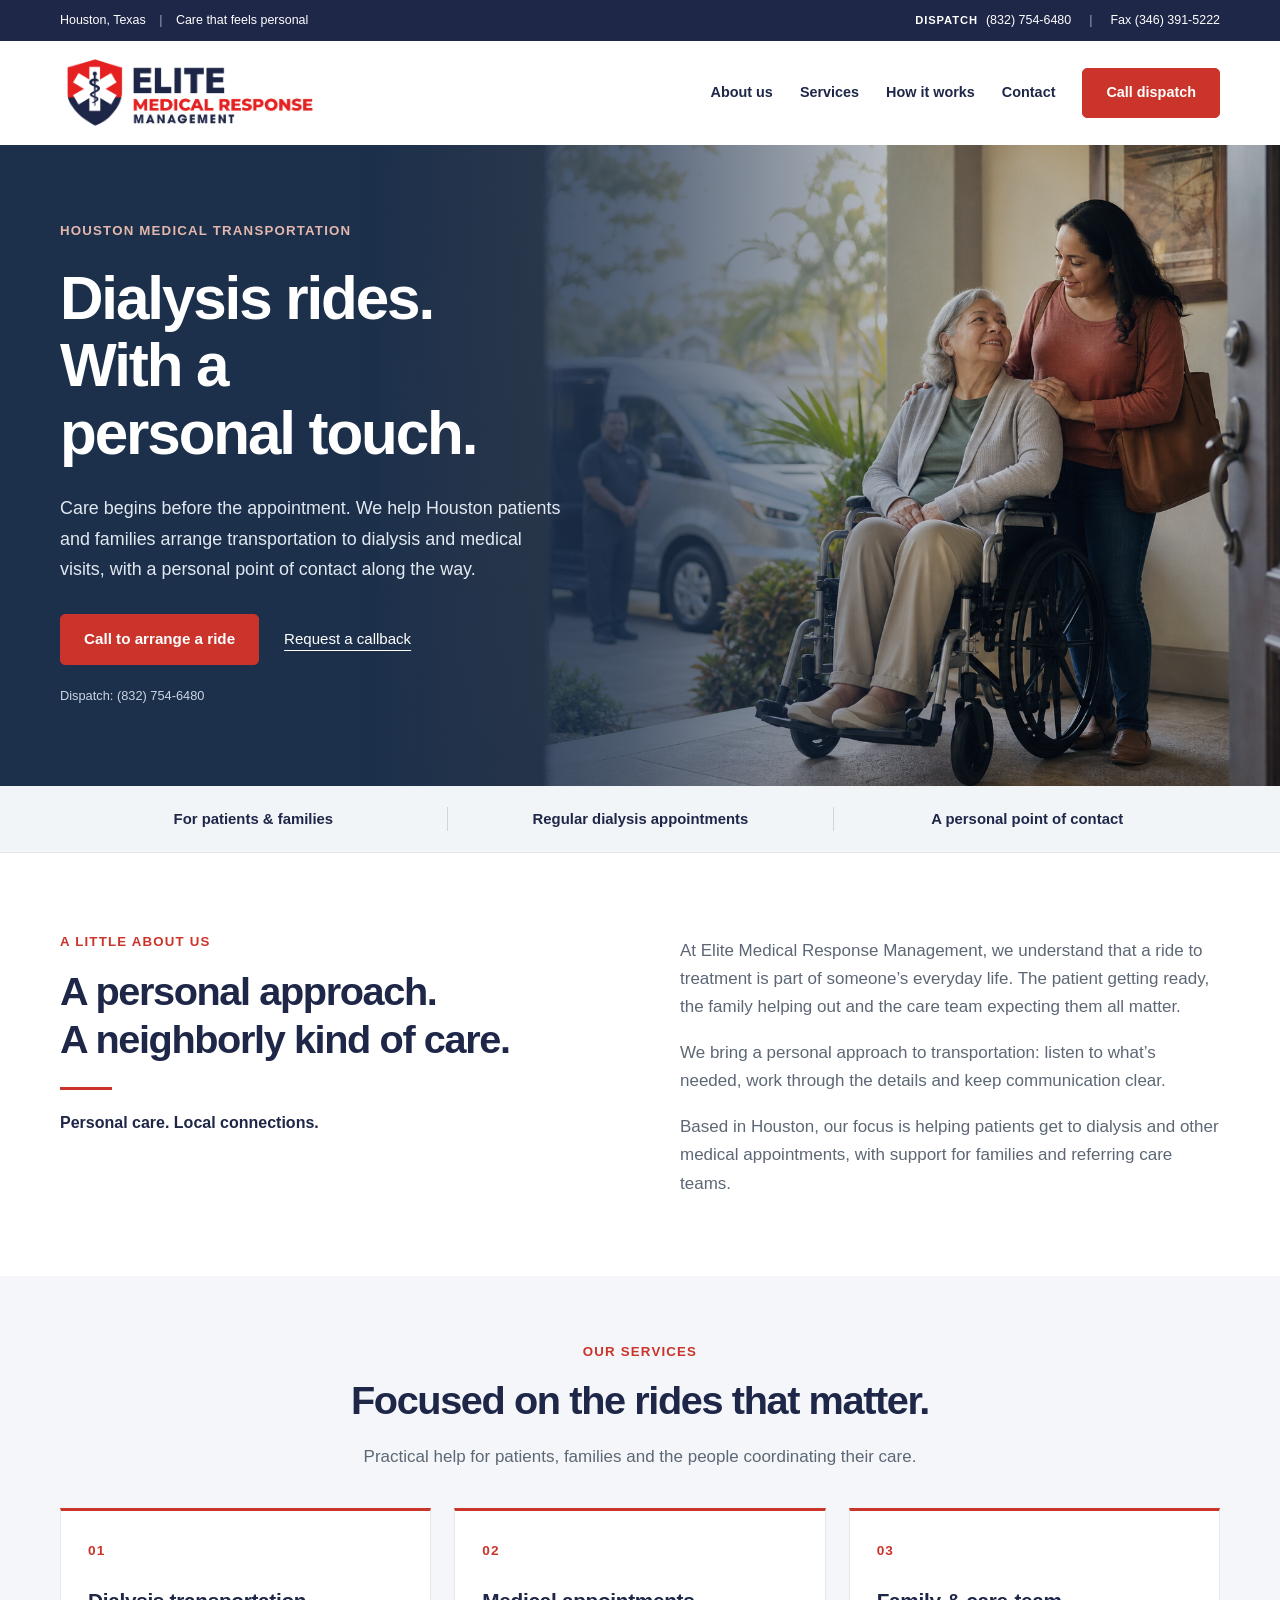
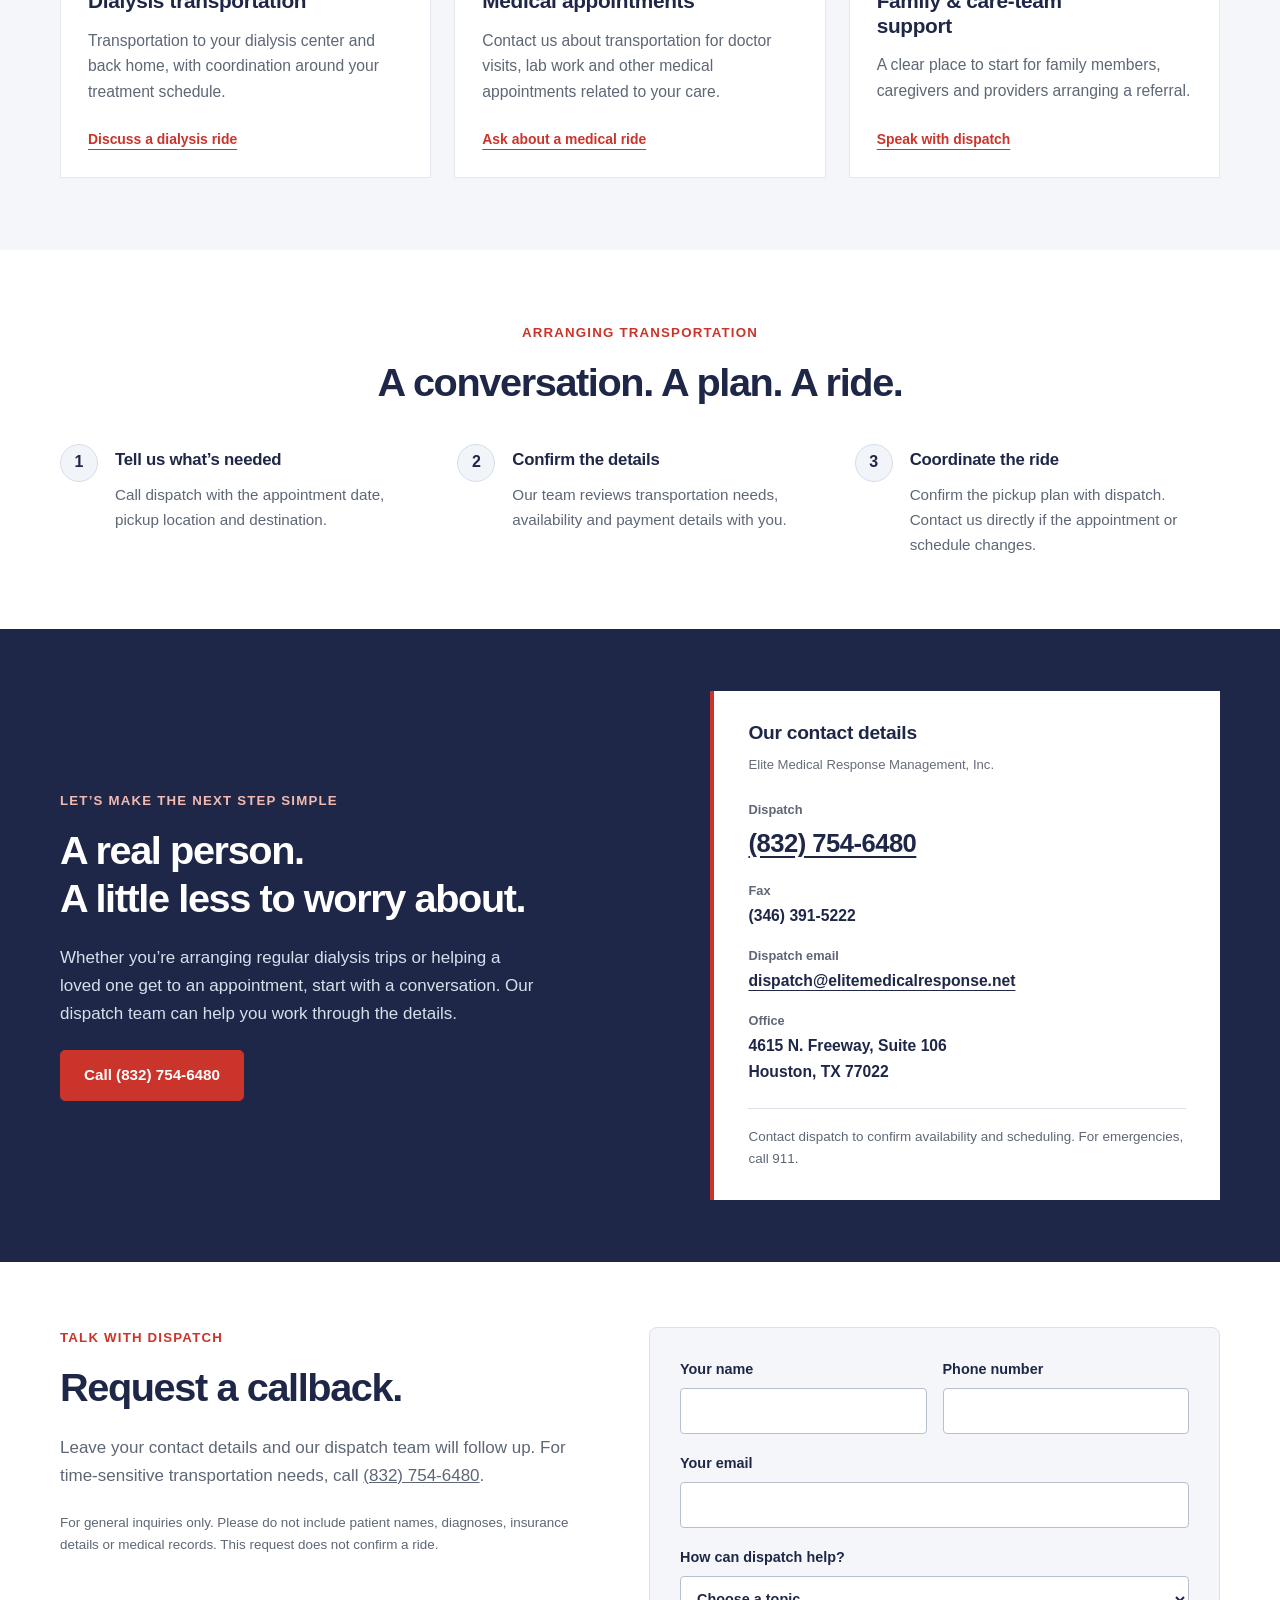
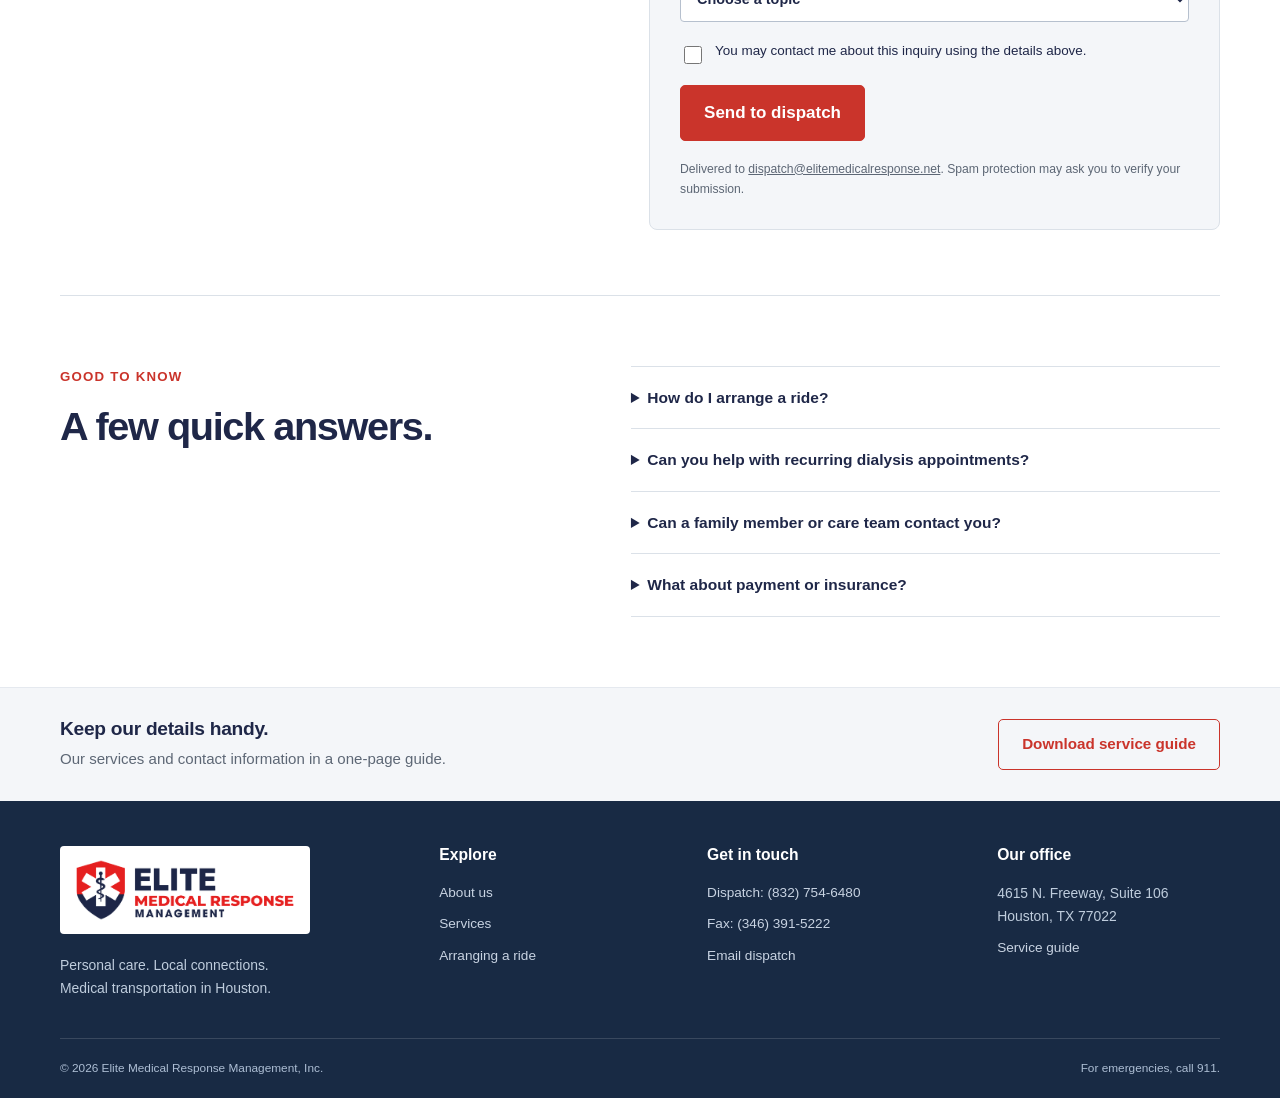
<file: index.html>
<!doctype html>
<html lang="en">
<head>
  <meta charset="utf-8">
  <meta name="viewport" content="width=device-width, initial-scale=1">
  <meta name="robots" content="index,follow">
  <meta property="og:title" content="Elite Medical Response Management | Houston"><meta property="og:description" content="Personal medical transportation in Houston. Call dispatch at (832) 754-6480 to discuss a ride."><meta property="og:type" content="website">
  <meta name="description" content="Dialysis transportation and medical appointment rides in Houston. Contact Elite Medical Response Management dispatch at (832) 754-6480.">
  <title>Elite Medical Response Management | Dialysis Transportation in Houston</title>
  <link rel="icon" href="assets/elite-medical-logo.png" type="image/png">
  <link rel="stylesheet" href="styles.css?v=20261116-dispatch">
  <script src="site.js?v=20261116-dispatch" defer></script>
</head>
<body>
  <a class="skip-link" href="#main">Skip to content</a>
  <div class="contact-bar"><div class="shell contact-inner"><span>Houston, Texas <span class="contact-divider">|</span> Care that feels personal</span><span class="business-contact"><strong>Dispatch</strong> <a href="tel:+18327546480">(832) 754-6480</a> <span class="contact-divider">|</span> Fax (346) 391-5222</span></div></div>
  <header class="site-header">
    <div class="shell header-inner">
      <a href="index.html" aria-label="Elite Medical Response Management home"><img class="logo" src="assets/elite-medical-logo.png" alt="Elite Medical Response Management" width="2342" height="693"></a>
      <button class="menu-toggle" type="button" aria-controls="primary-nav" aria-expanded="false">Menu <span aria-hidden="true">☰</span></button>
      <nav id="primary-nav" class="primary-nav" aria-label="Primary navigation">
        <a href="#about">About us</a><a href="#services">Services</a><a href="#how-it-works">How it works</a><a href="#contact">Contact</a><a class="button" href="tel:+18327546480">Call dispatch</a>
      </nav>
    </div>
  </header>
  <main id="main">
    <section class="home-hero">
      <img class="hero-background" src="assets/patient-family-hero.png" alt="Illustrative scene of a patient and family member preparing for a medical ride" fetchpriority="high">
      <div class="hero-shade"></div>
      <div class="shell hero-content">
        <p class="eyebrow">Houston medical transportation</p>
        <h1>Dialysis rides.<br>With a <span>personal touch.</span></h1>
        <p class="hero-intro">Care begins before the appointment. We help Houston patients and families arrange transportation to dialysis and medical visits, with a personal point of contact along the way.</p>
        <div class="hero-actions"><a class="button" href="tel:+18327546480">Call to arrange a ride</a><a class="hero-link" href="#request-callback">Request a callback</a></div>
        <p class="hero-note">Dispatch: (832) 754-6480</p>
      </div>
    </section>
    <div class="promise-strip"><div class="shell promise-inner"><p>For patients & families</p><p>Regular dialysis appointments</p><p>A personal point of contact</p></div></div>
    <section class="shell about-section" id="about">
      <div class="about-heading"><p class="eyebrow">A little about us</p><h2>A personal approach.<br>A neighborly kind of care.</h2><div class="red-rule"></div><p class="about-signoff">Personal care. Local connections.</p></div>
      <div class="about-copy"><p>At Elite Medical Response Management, we understand that a ride to treatment is part of someone’s everyday life. The patient getting ready, the family helping out and the care team expecting them all matter.</p><p>We bring a personal approach to transportation: listen to what’s needed, work through the details and keep communication clear.</p><p>Based in Houston, our focus is helping patients get to dialysis and other medical appointments, with support for families and referring care teams.</p></div>
    </section>
    <section class="services-section" id="services"><div class="shell">
      <div class="section-heading"><p class="eyebrow">Our services</p><h2>Focused on the rides that matter.</h2><p>Practical help for patients, families and the people coordinating their care.</p></div>
      <div class="service-grid">
        <article class="service-card"><span class="service-number">01</span><h3>Dialysis transportation</h3><p>Transportation to your dialysis center and back home, with coordination around your treatment schedule.</p><a href="tel:+18327546480">Discuss a dialysis ride</a></article>
        <article class="service-card"><span class="service-number">02</span><h3>Medical appointments</h3><p>Contact us about transportation for doctor visits, lab work and other medical appointments related to your care.</p><a href="tel:+18327546480">Ask about a medical ride</a></article>
        <article class="service-card"><span class="service-number">03</span><h3>Family & care-team support</h3><p>A clear place to start for family members, caregivers and providers arranging a referral.</p><a href="tel:+18327546480">Speak with dispatch</a></article>
      </div>
    </div></section>
    <section class="shell process-section" id="how-it-works">
      <div class="section-heading"><p class="eyebrow">Arranging transportation</p><h2>A conversation. A plan. A ride.</h2></div>
      <ol class="process-grid"><li><span>1</span><div><h3>Tell us what’s needed</h3><p>Call dispatch with the appointment date, pickup location and destination.</p></div></li><li><span>2</span><div><h3>Confirm the details</h3><p>Our team reviews transportation needs, availability and payment details with you.</p></div></li><li><span>3</span><div><h3>Coordinate the ride</h3><p>Confirm the pickup plan with dispatch. Contact us directly if the appointment or schedule changes.</p></div></li></ol>
    </section>
    <section class="contact-section" id="contact"><div class="shell contact-grid">
      <div><p class="eyebrow">Let’s make the next step simple</p><h2>A real person.<br>A little less to worry about.</h2><p>Whether you’re arranging regular dialysis trips or helping a loved one get to an appointment, start with a conversation. Our dispatch team can help you work through the details.</p><a class="button" href="tel:+18327546480">Call (832) 754-6480</a></div>
      <div class="contact-card"><h3>Our contact details</h3><p class="contact-status">Elite Medical Response Management, Inc.</p><dl><dt>Dispatch</dt><dd><a href="tel:+18327546480">(832) 754-6480</a></dd><dt>Fax</dt><dd>(346) 391-5222</dd><dt>Dispatch email</dt><dd><a href="mailto:dispatch@elitemedicalresponse.net">dispatch@elitemedicalresponse.net</a></dd><dt>Office</dt><dd>4615 N. Freeway, Suite 106<br>Houston, TX 77022</dd></dl><p class="small">Contact dispatch to confirm availability and scheduling. For emergencies, call 911.</p></div>
    </div></section>
    <section class="shell callback-section" id="request-callback" aria-labelledby="callback-title">
      <div><p class="eyebrow">Talk with dispatch</p><h2 id="callback-title">Request a callback.</h2><p>Leave your contact details and our dispatch team will follow up. For time-sensitive transportation needs, call <a href="tel:+18327546480">(832) 754-6480</a>.</p><p class="small">For general inquiries only. Please do not include patient names, diagnoses, insurance details or medical records. This request does not confirm a ride.</p></div>
      <form class="callback-form" action="https://formsubmit.co/dispatch@elitemedicalresponse.net" method="POST">
        <input type="hidden" name="_subject" value="Elite website — callback request">
        <input type="hidden" name="_template" value="table">
        <input type="hidden" name="_next" value="https://elitemedicalresponse.net/thank-you.html">
        <input class="form-honeypot" type="text" name="_honey" aria-label="Leave this field blank" tabindex="-1" autocomplete="off" aria-hidden="true">
        <div class="callback-fields"><label>Your name<input name="name" autocomplete="name" maxlength="100" required></label><label>Phone number<input name="phone" type="tel" autocomplete="tel" maxlength="40" required></label></div>
        <label>Your email<input name="email" type="email" autocomplete="email" maxlength="254" required></label>
        <label>How can dispatch help?<select name="inquiry" required><option value="">Choose a topic</option><option>Transportation inquiry</option><option>Recurring transportation inquiry</option><option>Care-team or provider inquiry</option><option>General business inquiry</option></select></label>
        <label class="callback-consent"><input type="checkbox" name="contact_permission" value="Yes" required><span>You may contact me about this inquiry using the details above.</span></label>
        <button class="button" type="submit">Send to dispatch</button><p class="small">Delivered to <a href="mailto:dispatch@elitemedicalresponse.net">dispatch@elitemedicalresponse.net</a>. Spam protection may ask you to verify your submission.</p>
      </form>
    </section>
    <section class="shell questions">
      <div><p class="eyebrow">Good to know</p><h2>A few quick answers.</h2></div>
      <div class="answers">
        <details><summary>How do I arrange a ride?</summary><p>Call <a href="tel:+18327546480">(832) 754-6480</a>. Have the appointment date, pickup location and destination ready. Dispatch will review the details and confirm availability with you.</p></details>
        <details><summary>Can you help with recurring dialysis appointments?</summary><p>Yes. Speak with dispatch about your treatment days and appointment times so the team can discuss a recurring transportation plan.</p></details>
        <details><summary>Can a family member or care team contact you?</summary><p>Yes. We welcome calls from patients, family members, caregivers and referring care teams. Call dispatch to discuss the next steps.</p></details>
        <details><summary>What about payment or insurance?</summary><p>Ask dispatch about payment options and any eligibility or authorization requirements before scheduling. Coverage depends on the individual arrangement.</p></details>
      </div>
    </section>
    <aside class="plan-band"><div class="shell plan-inner"><div><h3>Keep our details handy.</h3><p>Our services and contact information in a one-page guide.</p></div><a class="button button-outline" href="Elite-Medical-Service-Overview.pdf" download>Download service guide</a></div></aside>
  </main>
  <footer class="site-footer"><div class="shell footer-grid">
    <div><img class="logo footer-logo" src="assets/elite-medical-logo.png" alt="Elite Medical Response Management" width="2342" height="693"><p>Personal care. Local connections.<br>Medical transportation in Houston.</p></div>
    <div><h3>Explore</h3><a href="#about">About us</a><a href="#services">Services</a><a href="#how-it-works">Arranging a ride</a></div>
    <div><h3>Get in touch</h3><a href="tel:+18327546480">Dispatch: (832) 754-6480</a><p>Fax: (346) 391-5222</p><a href="mailto:dispatch@elitemedicalresponse.net">Email dispatch</a></div>
    <div><h3>Our office</h3><p>4615 N. Freeway, Suite 106<br>Houston, TX 77022</p><a href="Elite-Medical-Service-Overview.pdf">Service guide</a></div>
  </div><div class="shell footer-bottom"><p>© 2026 Elite Medical Response Management, Inc.</p><p>For emergencies, call 911.</p></div></footer>
</body>
</html>
</file>
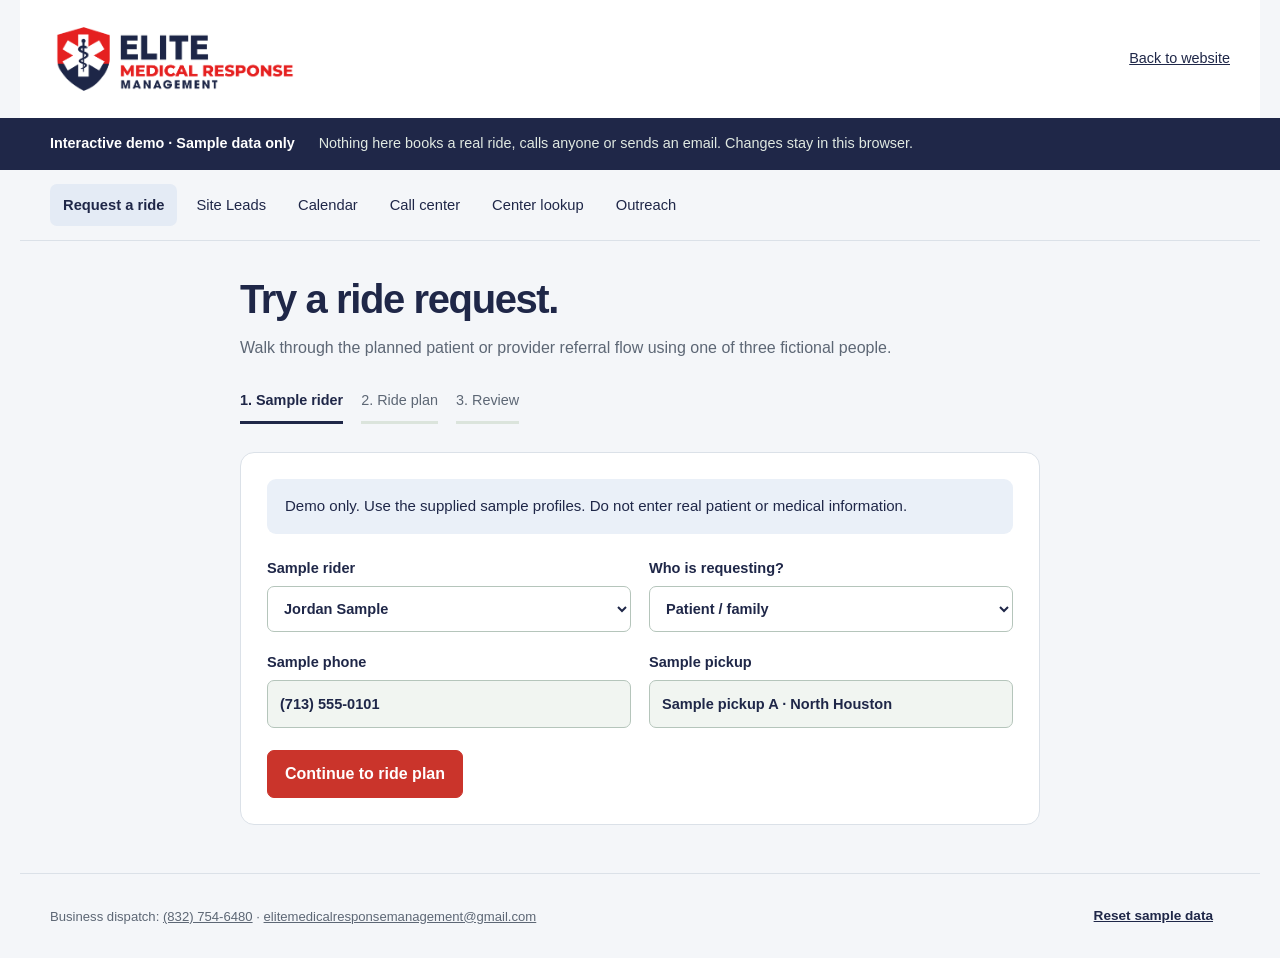
<file: demo.html>
<!doctype html>
<html lang="en">
<head>
<meta charset="utf-8"><meta name="viewport" content="width=device-width,initial-scale=1"><meta name="robots" content="noindex,nofollow">
<title>Elite Medical Response Management | Interactive service demo</title>
<link rel="icon" href="assets/elite-medical-logo.png" type="image/png"><link rel="stylesheet" href="styles.css?v=20261030-elite"><link rel="stylesheet" href="demo.css?v=3"><script src="demo.js?v=20261030-elite" defer></script>
</head>
<body class="demo-body">
<a class="skip-link" href="#workspace">Skip to workspace</a>
<header class="demo-header"><a href="index.html"><img class="logo" src="assets/elite-medical-logo.png" alt="Elite Medical Response Management" width="2342" height="693"></a><a href="index.html">Back to website</a></header>
<div class="demo-notice"><strong>Interactive demo · Sample data only</strong><span>Nothing here books a real ride, calls anyone or sends an email. Changes stay in this browser.</span></div>
<nav class="demo-nav" aria-label="Demo sections"><a href="#request">Request a ride</a><a href="#leads">Site Leads</a><a href="#calendar">Calendar</a><a href="#calls">Call center</a><a href="#centers">Center lookup</a><a href="#outreach">Outreach</a></nav>
<main id="workspace" class="workspace" tabindex="-1"></main>
<div id="toast" class="toast" role="status" aria-live="polite"></div>
<footer class="demo-footer"><span>Business dispatch: <a href="tel:+18327546480">(832) 754-6480</a> · <a href="mailto:elitemedicalresponsemanagement@gmail.com">elitemedicalresponsemanagement@gmail.com</a></span><button id="reset-demo" class="quiet" type="button">Reset sample data</button></footer>
<dialog id="reset-dialog"><h2>Reset the demo?</h2><p>This removes demo changes in this browser and restores the sample requests and trips.</p><div class="actions"><button class="secondary" id="keep-data" type="button">Keep changes</button><button class="primary" id="confirm-reset" type="button">Reset demo</button></div></dialog>
</body></html>
</file>
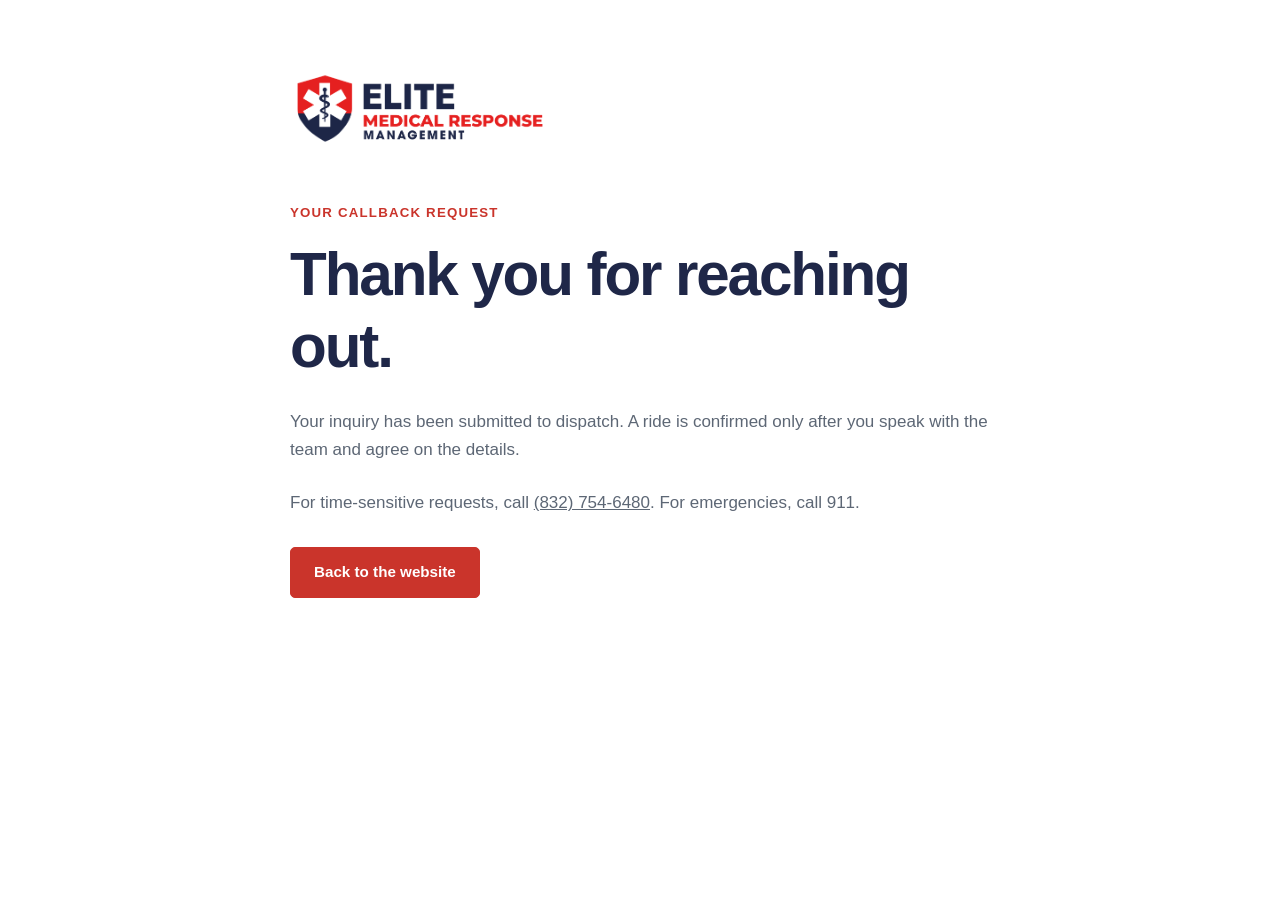
<file: thank-you.html>
<!doctype html><html lang="en"><head><meta charset="utf-8"><meta name="viewport" content="width=device-width,initial-scale=1"><meta name="robots" content="noindex"><title>Thank you | Elite Medical Response Management</title><link rel="stylesheet" href="styles.css?v=20261116-dispatch"></head><body><main class="shell" style="max-width:700px;padding-block:70px"><a href="index.html"><img class="logo" src="assets/elite-medical-logo.png" alt="Elite Medical Response Management" width="2342" height="693"></a><p class="eyebrow" style="margin-top:55px">Your callback request</p><h1>Thank you for reaching out.</h1><p style="margin-block:25px">Your inquiry has been submitted to dispatch. A ride is confirmed only after you speak with the team and agree on the details.</p><p>For time-sensitive requests, call <a href="tel:+18327546480">(832) 754-6480</a>. For emergencies, call 911.</p><a class="button" href="index.html" style="margin-top:30px">Back to the website</a></main></body></html>
</file>
<file: styles.css>
:root{--ink:#1f2748;--muted:#5d6775;--cream:#fff;--sage:#edf2f7;--line:#dbe1e8;--serif:-apple-system,BlinkMacSystemFont,'Segoe UI',Arial,sans-serif;--sans:-apple-system,BlinkMacSystemFont,'Segoe UI',Arial,sans-serif;--red:#ca342b;--navy:#1f2748}
*{box-sizing:border-box}html{scroll-behavior:smooth;scroll-padding-top:24px}body{margin:0;background:white;color:var(--ink);font-family:var(--sans);font-size:17px;line-height:1.65}a{color:inherit}img{display:block;max-width:100%}h1,h2,h3,p,figure{margin:0}h1,h2,h3{font-family:var(--sans);font-weight:700;line-height:1.2;letter-spacing:-.035em}h1{font-size:clamp(2.7rem,4.7vw,4.4rem)}h2{font-size:clamp(1.9rem,3.1vw,2.7rem)}h3{font-size:1.2rem;letter-spacing:-.015em}p{color:var(--muted)}.shell{width:min(1160px,calc(100% - 64px));margin-inline:auto}.logo{width:188px;height:auto}.button{display:inline-flex;align-items:center;justify-content:center;gap:10px;min-height:50px;padding:13px 23px;border-radius:5px;background:var(--red);color:white;text-decoration:none;font-size:.95rem;font-weight:650;border:1px solid var(--red);line-height:1.5;transition:background .15s}.button:hover{background:#aa2923;border-color:#aa2923}.button-outline{background:transparent;color:var(--red)}.button-outline:hover{color:white}.eyebrow{font-size:.83rem;font-weight:750;letter-spacing:.09em;text-transform:uppercase;color:var(--red);margin-bottom:15px}.small{font-size:.84rem}.skip-link{position:absolute;top:-100px;left:16px;background:var(--ink);color:white;padding:12px 18px;z-index:100}.skip-link:focus{top:12px}:focus-visible{outline:3px solid #dd9c2d;outline-offset:4px}
.contact-bar{background:var(--navy);color:white;font-size:.78rem}.contact-inner{display:flex;align-items:center;justify-content:space-between;gap:14px;padding-block:10px;flex-wrap:wrap}.contact-divider{margin-inline:10px;color:#92a4bd}.sample-contact strong{font-size:.71rem;text-transform:uppercase;letter-spacing:.04em;margin-right:8px;color:#d3deed}.site-header{background:white}.header-inner{min-height:104px;display:flex;align-items:center;justify-content:space-between;gap:34px}.primary-nav{display:flex;align-items:center;gap:27px}.primary-nav>a{font-weight:650;font-size:.9rem;text-decoration:none}.primary-nav>a:not(.button){padding-block:15px}.primary-nav>a:not(.button):hover{color:var(--red)}.demo-tag{font-size:.68rem;line-height:1.4;border:1px solid #ffffff80;padding:2px 5px;border-radius:3px;text-transform:uppercase;letter-spacing:.04em}.menu-toggle{display:none;background:transparent;border:1px solid var(--line);padding:10px 13px;min-height:44px;border-radius:4px;font:inherit;color:var(--ink);font-weight:650;font-size:.85rem}.menu-toggle span{margin-left:10px}
.home-hero{position:relative;min-height:570px;overflow:hidden;background:#1a2d49;display:flex;align-items:center}.hero-background{position:absolute;inset:0 0 0 auto;width:72%;height:100%;object-fit:cover;object-position:center 50%}.hero-shade{position:absolute;inset:0;background:linear-gradient(90deg,#1c304c 5%,rgba(28,48,76,.97) 30%,rgba(28,48,76,.75) 49%,rgba(28,48,76,.13) 78%)}.hero-content{position:relative;padding-block:75px 80px;z-index:1}.hero-content .eyebrow{color:#e4b7ad;margin-bottom:23px}.hero-content h1{max-width:730px;color:white;line-height:1.13;letter-spacing:-.035em}.hero-content h1 span{display:block}.hero-intro{max-width:490px;margin:25px 0 29px;font-size:1.12rem;line-height:1.7;color:#e2e8f0}.hero-actions{display:flex;align-items:center;gap:25px;flex-wrap:wrap}.hero-link{color:white;font-size:.94rem;text-underline-offset:6px}.hero-note{color:#cbd5e3;font-size:.8rem;margin-top:20px}.image-caption{position:absolute;bottom:14px;right:20px;color:white;font-size:.72rem;background:#15253c99;border-radius:3px;padding:3px 8px}.promise-strip{background:#f2f5f8;border-bottom:1px solid #e2e8ee}.promise-inner{display:grid;grid-template-columns:repeat(3,1fr);padding-block:21px}.promise-inner p{font-size:.93rem;text-align:center;color:var(--ink);font-weight:600;padding-inline:18px}.promise-inner p+p{border-left:1px solid #ccd6e0}
.about-section{display:grid;grid-template-columns:1fr 1fr;gap:80px;padding-block:78px}.red-rule{width:52px;height:3px;background:var(--red);margin-top:24px}.about-signoff{margin-top:20px;font-size:1rem;font-weight:650;color:var(--ink)}.about-copy{padding-top:6px}.about-copy p+p{margin-top:18px}.services-section{background:#f4f6f9;padding-block:65px 72px}.section-heading{max-width:700px;margin:0 auto 37px;text-align:center}.section-heading>p:not(.eyebrow){margin-top:18px}.service-grid{display:grid;grid-template-columns:repeat(3,1fr);gap:23px}.service-card{background:white;border:1px solid #e4e8ef;border-top:3px solid var(--red);padding:29px 27px 26px;display:flex;flex-direction:column}.service-number{color:var(--red);font-size:.85rem;font-weight:750;letter-spacing:.08em;margin-bottom:26px}.service-card h3{font-size:1.3rem;max-width:230px;margin-bottom:14px}.service-card p{font-size:.98rem;margin-bottom:23px}.service-card a{font-size:.87rem;font-weight:650;text-underline-offset:5px;margin-top:auto;color:var(--red)}.process-section{padding-block:72px}.process-grid{list-style:none;margin:0;padding:0;display:grid;grid-template-columns:repeat(3,1fr);gap:32px}.process-grid li{display:flex;align-items:flex-start;gap:17px}.process-grid li>span{flex:0 0 38px;display:grid;place-items:center;width:38px;height:38px;border:1px solid #d4deea;border-radius:50%;font-size:1rem;font-weight:700;background:#f1f5fa;color:var(--navy)}.process-grid h3{font-size:1.05rem;margin:6px 0 12px}.process-grid p{font-size:.95rem}.contact-section{background:var(--navy);padding-block:62px}.contact-grid{display:grid;grid-template-columns:1.1fr 1fr;align-items:center;gap:90px}.contact-grid .eyebrow{color:#f3bab1}.contact-grid h2{color:white}.contact-grid>div:first-child>p:not(.eyebrow){color:#d6dfeb;max-width:480px;margin:22px 0}.contact-card{background:white;padding:30px 34px;border-left:4px solid var(--red)}.contact-card .contact-status{margin-top:10px;font-size:.82rem;color:#666d78}.contact-card dl{margin:23px 0}.contact-card dt{font-size:.8rem;font-weight:650;color:var(--muted);margin-top:16px}.contact-card dd{font-weight:600;color:var(--navy);margin:2px 0 0;overflow-wrap:anywhere;font-size:.98rem}.contact-card dd:first-of-type{font-size:1.6rem;letter-spacing:-.02em}.contact-card .small{border-top:1px solid var(--line);padding-top:17px;line-height:1.65}
.questions{display:grid;grid-template-columns:1fr 1.2fr;gap:80px;padding-block:70px}.answers details{border-bottom:1px solid var(--line)}.answers details:first-child{border-top:1px solid var(--line)}summary{cursor:pointer;font-weight:600;padding:18px 20px 18px 0;min-height:56px;font-size:.97rem}details p{margin:0 0 22px;font-size:.95rem}.plan-band{background:#f4f6f9;border-top:1px solid #e5e9ef}.plan-inner{display:flex;align-items:center;justify-content:space-between;gap:28px;padding-block:29px}.plan-inner p{font-size:.94rem;margin-top:7px}.site-footer{background:#182a44;color:white;padding-top:45px}.footer-grid{display:grid;grid-template-columns:1.5fr 1fr 1.1fr 1fr;gap:45px;padding-bottom:38px}.footer-logo{width:170px;margin-bottom:20px}.footer-grid p{font-size:.87rem;color:#bfcddd}.footer-grid h3{font-size:.98rem;margin-bottom:17px;color:white;letter-spacing:0}.footer-grid a{display:block;text-decoration:none;color:#c8d3e2;font-size:.85rem;margin-top:9px}.footer-grid a:hover{color:white;text-decoration:underline}.footer-bottom{display:flex;justify-content:space-between;gap:20px;border-top:1px solid #ffffff24;padding-block:20px}.footer-bottom p{color:#adbed4;font-size:.74rem}
@media(max-width:1000px){.shell{width:calc(100% - 48px)}.primary-nav{gap:17px}.primary-nav>a{font-size:.83rem}.primary-nav .button{padding:11px 15px}.header-inner{gap:25px}.header-inner .logo{width:158px}.contact-grid{gap:45px}.about-section{gap:45px}.footer-grid{gap:25px}.contact-inner{justify-content:center}.home-hero{min-height:540px}.hero-background{width:85%}}
@media(max-width:760px){.shell{width:calc(100% - 40px)}.contact-inner{justify-content:flex-start;padding-block:10px}.sample-contact{display:none}.header-inner{min-height:82px;flex-wrap:wrap;gap:0;padding-block:17px;position:relative}.menu-toggle{display:inline-flex;align-items:center;margin-left:auto}.primary-nav{display:none;flex:0 0 100%;align-items:stretch;gap:0;flex-direction:column;padding-top:15px}.primary-nav.open{display:flex}.primary-nav>a:not(.button){padding:12px 3px;border-top:1px solid #e8ecf1;font-size:.95rem}.primary-nav>.button{margin:8px 0 2px;align-self:flex-start;font-size:.9rem}.home-hero{min-height:590px;align-items:flex-start}.hero-background{width:100%;object-position:64% center}.hero-shade{background:linear-gradient(90deg,rgba(23,43,69,.96),rgba(23,43,69,.75) 55%,rgba(23,43,69,.4))}.hero-content{padding-block:60px 68px}.hero-content h1{font-size:clamp(2.45rem,8.4vw,3.8rem);max-width:600px}.hero-intro{font-size:1.02rem;max-width:420px}.hero-content .eyebrow{font-size:.76rem}.hero-actions{gap:20px}.hero-note{max-width:300px}.promise-inner{padding-block:20px;gap:12px;grid-template-columns:1fr}.promise-inner p{font-size:.87rem;text-align:left;padding:0}.promise-inner p+p{border-left:0}.promise-inner p:before{content:'✓';color:var(--red);margin-right:12px;font-weight:700}.about-section{grid-template-columns:1fr;gap:28px;padding-block:48px}.about-copy p{font-size:.98rem}.service-grid{grid-template-columns:1fr;gap:18px}.service-card{padding:25px}.service-card h3{max-width:none}.service-number{margin-bottom:17px}.services-section{padding-block:45px}.section-heading{text-align:left;margin-bottom:28px}.process-section{padding-block:48px}.process-grid{grid-template-columns:1fr;gap:27px}.process-grid h3{margin-top:6px}.contact-grid{grid-template-columns:1fr;gap:34px}.contact-section{padding-block:45px}.contact-card{padding:25px}.questions{grid-template-columns:1fr;gap:27px;padding-block:46px}.plan-inner{align-items:flex-start;flex-direction:column;gap:20px}.footer-grid{grid-template-columns:1fr 1fr;gap:32px 23px}.footer-grid>div:first-child{grid-column:1/-1}.footer-bottom{flex-direction:column;gap:9px}.contact-bar{font-size:.73rem}}
@media(prefers-reduced-motion:reduce){html{scroll-behavior:auto}.button{transition:none}}

/* Supplied Elite logo: preserve artwork and its original aspect ratio. */
.logo{width:260px;height:auto;object-fit:contain;flex-shrink:0}.header-inner>a{flex-shrink:0}.footer-logo{width:250px;background:white;padding:10px;border-radius:4px}.sample-contact{overflow-wrap:anywhere}.contact-bar a{text-decoration:none}.contact-bar a:hover{text-decoration:underline}.contact-card dd a{text-underline-offset:4px}.demo-header .logo{width:250px}.demo-footer a{overflow-wrap:anywhere}
@media(max-width:1100px) and (min-width:761px){.header-inner{gap:18px}.header-inner .logo{width:220px}.primary-nav{gap:14px}.primary-nav .button{padding-inline:12px}.primary-nav>a{font-size:.8rem}}
@media(max-width:900px) and (min-width:761px){.header-inner{flex-wrap:wrap;justify-content:center;padding-block:18px;gap:8px}.primary-nav{width:100%;justify-content:center}}
@media(max-width:760px){.header-inner .logo{width:min(230px,calc(100vw - 145px))}.hero-content .eyebrow{max-width:320px}.footer-logo{width:250px}.demo-header .logo{width:min(220px,55vw)}}

.business-contact{display:flex;align-items:center;gap:8px}.business-contact strong{text-transform:uppercase;font-size:.7rem;letter-spacing:.08em}.contact-inner{justify-content:space-between}.footer-grid>div:nth-child(3)>p{color:#c8d3e2;font-size:.85rem;margin-top:9px}.hero-intro{max-width:510px}
@media(max-width:760px){.contact-inner>span:first-child{display:none}.business-contact{width:100%;justify-content:space-between;gap:4px;font-size:.72rem}.business-contact .contact-divider{margin-inline:4px}.hero-content{padding-block:50px 60px}}

.callback-section{display:grid;grid-template-columns:1fr 1.1fr;gap:70px;padding-block:65px;border-bottom:1px solid var(--line)}.callback-section>div>p:not(.eyebrow){margin-top:22px}.callback-form{display:grid;gap:18px;background:#f4f6f9;padding:30px;border:1px solid var(--line);border-radius:8px}.callback-form label{display:grid;gap:6px;font-size:.9rem;font-weight:600}.callback-form input:not([type=checkbox]),.callback-form select{width:100%;min-width:0;min-height:46px;padding:10px 12px;border:1px solid #b6c0ce;border-radius:4px;background:white;color:var(--ink);font:inherit}.callback-fields{display:grid;grid-template-columns:1fr 1fr;gap:16px}.callback-form .callback-consent{display:flex;align-items:flex-start;gap:10px;font-weight:400;font-size:.84rem}.callback-consent input{margin-top:6px;flex-shrink:0;width:18px;height:18px}.callback-form .button{cursor:pointer;justify-self:start;font:inherit;font-weight:650}.callback-form .small{overflow-wrap:anywhere}.form-honeypot{position:absolute!important;left:-10000px!important;width:1px!important;height:1px!important}.callback-form .small{font-size:.76rem}@media(max-width:760px){.callback-section{grid-template-columns:1fr;gap:28px;padding-block:45px}.callback-form{padding:22px}.callback-fields{grid-template-columns:1fr}}
</file>
<file: demo.css>
.demo-body{background:#f6f8f5;font-size:16px}.demo-header{max-width:1240px;margin:auto;padding:22px 30px;display:flex;align-items:center;justify-content:space-between;gap:20px}.demo-header>a:last-child{font-size:.9rem}.demo-notice{background:#173c33;color:white;padding:14px max(30px,calc((100% - 1180px)/2));display:flex;flex-wrap:wrap;gap:4px 24px;font-size:.9rem}.demo-notice span{color:#e0e9e2}.demo-nav{display:flex;gap:6px;padding:14px 30px;max-width:1240px;margin:auto;flex-wrap:wrap;border-bottom:1px solid var(--line)}.demo-nav a{text-decoration:none;padding:9px 13px;border-radius:7px;font-size:.92rem;white-space:nowrap}.demo-nav a[aria-current=page]{background:#dce9de;font-weight:650}.workspace{width:min(1180px,calc(100% - 60px));margin:34px auto 48px;min-height:520px}.workspace h1{font-size:2.5rem;margin-bottom:12px}.workspace h2{font-family:var(--sans);font-size:1.35rem;font-weight:650;letter-spacing:-.02em;line-height:1.35;margin-bottom:16px}.workspace h3{font-size:1.1rem}.page-head{display:flex;align-items:flex-start;justify-content:space-between;gap:24px;margin-bottom:28px}.page-head p{max-width:690px}.panel{padding:26px;border:1px solid var(--line);border-radius:14px;background:white;min-width:0}.two-col{display:grid;grid-template-columns:1.1fr 1fr;gap:22px}.stack{display:grid;gap:20px}.primary,.secondary,.quiet{font:inherit;cursor:pointer;border-radius:7px;min-height:44px;padding:10px 17px;font-weight:600}.primary{border:1px solid var(--ink);background:var(--ink);color:white}.primary:hover{background:#2f5d48}.secondary{border:1px solid #a7bcb0;background:white;color:var(--ink)}.quiet{background:transparent;border:0;text-decoration:underline;color:var(--ink);font-size:.85rem}.danger{color:#a63f30;border-color:#d9a99f}.actions{display:flex;align-items:center;flex-wrap:wrap;gap:10px;margin-top:22px}button:disabled{opacity:.45;cursor:not-allowed}.workspace label{display:block;font-weight:600;font-size:.91rem}.workspace input:not([type=checkbox]),.workspace select,.workspace textarea{width:100%;padding:11px 12px;min-height:46px;border:1px solid #b5c5bb;border-radius:7px;font:inherit;color:var(--ink);background:white;margin-top:6px}.workspace input[readonly],.workspace textarea[readonly]{background:#f1f5f1}.workspace input[type=checkbox]{width:18px;height:18px;accent-color:var(--ink);flex-shrink:0}.fields{display:grid;grid-template-columns:1fr 1fr;gap:18px}.field-full{grid-column:1/-1}.field-help{font-size:.83rem;font-weight:400;margin-top:4px}.check{display:flex!important;align-items:flex-start;gap:10px;font-weight:400!important;margin:14px 0}.check input{margin-top:4px}.chips{display:flex;flex-wrap:wrap;gap:8px}.chips .check{align-items:center;border:1px solid var(--line);padding:8px 10px;border-radius:6px;margin:0}.chips input{margin:0}.banner{padding:15px 18px;border-radius:9px;background:#eaf1e8;margin-bottom:22px;font-size:.94rem}.muted{color:var(--muted)}.error{color:#a33424;font-size:.95rem}.kpis{display:grid;grid-template-columns:repeat(3,1fr);gap:15px;margin-bottom:25px}.kpi{background:white;border:1px solid var(--line);border-radius:12px;padding:20px}.kpi strong{display:block;font-size:1.9rem;line-height:1.2;color:var(--ink)}.kpi span{font-size:.88rem;color:var(--muted)}.row-list{display:grid;gap:12px}.row-card{padding:17px 18px;border:1px solid var(--line);border-radius:10px;background:white;display:flex;justify-content:space-between;align-items:center;gap:14px}.row-card.selected{border:2px solid #47745c;background:#f5f9f4}.row-card p{font-size:.9rem;margin-top:3px}.row-card .actions{margin-top:0}.badge{display:inline-block;background:#e9efe8;border-radius:4px;padding:3px 8px;font-size:.78rem;font-weight:650;line-height:1.4;color:var(--ink)}.badge.pending{background:#fff0ca;color:#765519}.badge.cancelled{background:#f7e3de;color:#8e372a}.meta{font-size:.83rem;color:var(--muted);margin-top:6px}.stepper{display:flex;gap:18px;list-style:none;padding:0;margin:0 0 28px;color:var(--muted);font-size:.9rem}.stepper li[aria-current=step]{font-weight:700;color:var(--ink)}.stepper li{border-bottom:3px solid #dbe4dc;padding-bottom:8px}.stepper li[aria-current=step]{border-color:var(--ink)}.request-wrap{max-width:800px;margin:auto}.summary-list{display:grid;grid-template-columns:135px 1fr;gap:12px;font-size:.96rem;margin:22px 0}.summary-list dt{color:var(--muted)}.summary-list dd{margin:0;font-weight:550}.toolbar{display:flex;align-items:end;flex-wrap:wrap;gap:14px;margin-bottom:23px}.toolbar label{flex:1;min-width:140px}.toolbar .primary,.toolbar .secondary{margin-bottom:1px}.calendar{display:grid;grid-template-columns:repeat(7,minmax(0,1fr));gap:8px;margin:22px 0}.day{background:white;border:1px solid var(--line);border-radius:9px;padding:12px 8px;min-height:185px}.day h3{font-size:.85rem;margin-bottom:12px}.trip{display:block;width:100%;text-align:left;font:inherit;border:0;border-left:3px solid #638867;border-radius:4px;background:#eaf1e7;color:var(--ink);padding:9px 7px;margin:8px 0;cursor:pointer;overflow-wrap:anywhere}.trip strong{font-size:.82rem;display:block}.trip span{font-size:.78rem;display:block}.trip.cancelled{border-color:#b87a6b;background:#f9ebe7}.trip.completed{background:#e4eef7;border-color:#6e8ea8}.trip.selected{outline:2px solid var(--ink)}.empty{padding:30px;color:var(--muted);text-align:center;border:1px dashed #b8cabc;border-radius:10px}.center-list{display:grid;gap:12px}.center-list article{padding:17px;border:1px solid var(--line);border-radius:9px}.center-list h3{margin-bottom:8px}.audit{list-style:none;padding:0;margin:15px 0 0;display:grid;gap:14px}.audit li{border-left:2px solid #b9cdbb;padding-left:14px;font-size:.91rem}.audit time{display:block;color:var(--muted);font-size:.8rem}.call-state{padding:20px;background:#e8f0e6;border-radius:10px;margin:20px 0}.call-state strong{font-size:1.3rem;display:block}.email-preview{background:#f8faf7;border:1px solid var(--line);border-radius:9px;padding:20px;white-space:pre-wrap;font-size:.96rem}.outreach-list{display:grid;gap:8px}.outreach-list label{padding:12px;border:1px solid var(--line);border-radius:8px}.outreach-list .check{margin:0}.outreach-list small{display:block;font-weight:400;font-size:.82rem;color:var(--muted)}.demo-footer{max-width:1240px;margin:auto;padding:20px 30px;border-top:1px solid var(--line);display:flex;align-items:center;justify-content:space-between;gap:20px;color:var(--muted);font-size:.82rem}.toast{position:fixed;bottom:24px;left:50%;transform:translateX(-50%);width:max-content;max-width:calc(100% - 32px);background:var(--ink);color:white;border-radius:10px;padding:13px 22px;box-shadow:0 5px 25px #173c3322;display:none;z-index:50}.toast.visible{display:block}dialog{border:1px solid var(--line);border-radius:15px;max-width:480px;padding:30px;color:var(--ink)}dialog h2{font-size:1.9rem;margin-bottom:15px}dialog::backdrop{background:#173c3377}.inline-link{font-weight:600;text-underline-offset:4px}.section-gap{margin-top:25px}.contact-demo{margin-top:18px;font-size:.88rem}.call-toolbar{display:flex;gap:12px;flex-wrap:wrap}.filter-note{font-size:.84rem;margin:12px 0 20px}
@media(max-width:900px){.two-col{grid-template-columns:1fr}.calendar{grid-template-columns:repeat(4,minmax(0,1fr))}.day{min-height:130px}}
@media(max-width:600px){.demo-header{padding:18px 20px}.demo-header .logo{width:138px}.demo-header>a:last-child{font-size:.8rem}.demo-notice{padding:13px 20px;font-size:.83rem}.demo-nav{padding:12px 14px;gap:3px}.demo-nav a{font-size:.83rem;padding:8px 9px}.workspace{width:calc(100% - 32px);margin-block:26px 36px}.workspace h1{font-size:2.1rem}.page-head{flex-direction:column;gap:13px}.panel{padding:20px}.fields{grid-template-columns:1fr}.field-full{grid-column:auto}.stepper{gap:13px;font-size:.8rem}.kpis{gap:8px}.kpi{padding:13px 10px}.kpi strong{font-size:1.5rem}.kpi span{font-size:.75rem}.row-card{align-items:flex-start;flex-direction:column;padding:15px}.calendar{grid-template-columns:1fr}.day{min-height:70px;padding:13px}.day h3{margin-bottom:6px}.trip{padding:11px}.trip strong{font-size:.95rem}.trip span{font-size:.85rem}.summary-list{grid-template-columns:1fr;gap:4px}.summary-list dd{margin-bottom:12px}.demo-footer{align-items:flex-start;flex-direction:column;padding:18px}.toolbar{gap:12px}.toolbar label{min-width:120px}.toolbar button{flex:1}.email-preview{padding:15px;overflow-wrap:anywhere}}

.demo-footer span{overflow-wrap:anywhere}.workspace:focus{outline:none}
/* Shared navy and red visual identity; demo workflows are unchanged. */
.demo-body{background:#f4f6f9}.demo-notice{background:var(--navy)}.demo-nav a[aria-current=page]{background:#e4ebf5;color:var(--navy)}.primary{background:var(--red);border-color:var(--red)}.primary:hover{background:#aa2923}.secondary{border-color:#adbbcd}.panel,.kpi,.row-card{border-color:#dbe1e8}.row-card.selected{border-color:var(--navy);background:#f4f7fc}.banner,.call-state{background:#eaf0f8}.number{color:var(--navy)}.trip{border-left-color:#6d8cae;background:#eaf0f8}.badge{background:#e7edf5}.toast{background:var(--navy)}.audit li{border-left-color:#adbed3}.workspace input[type=checkbox]{accent-color:var(--navy)}.workspace h1{font-weight:700}.demo-header{background:white}
</file>
